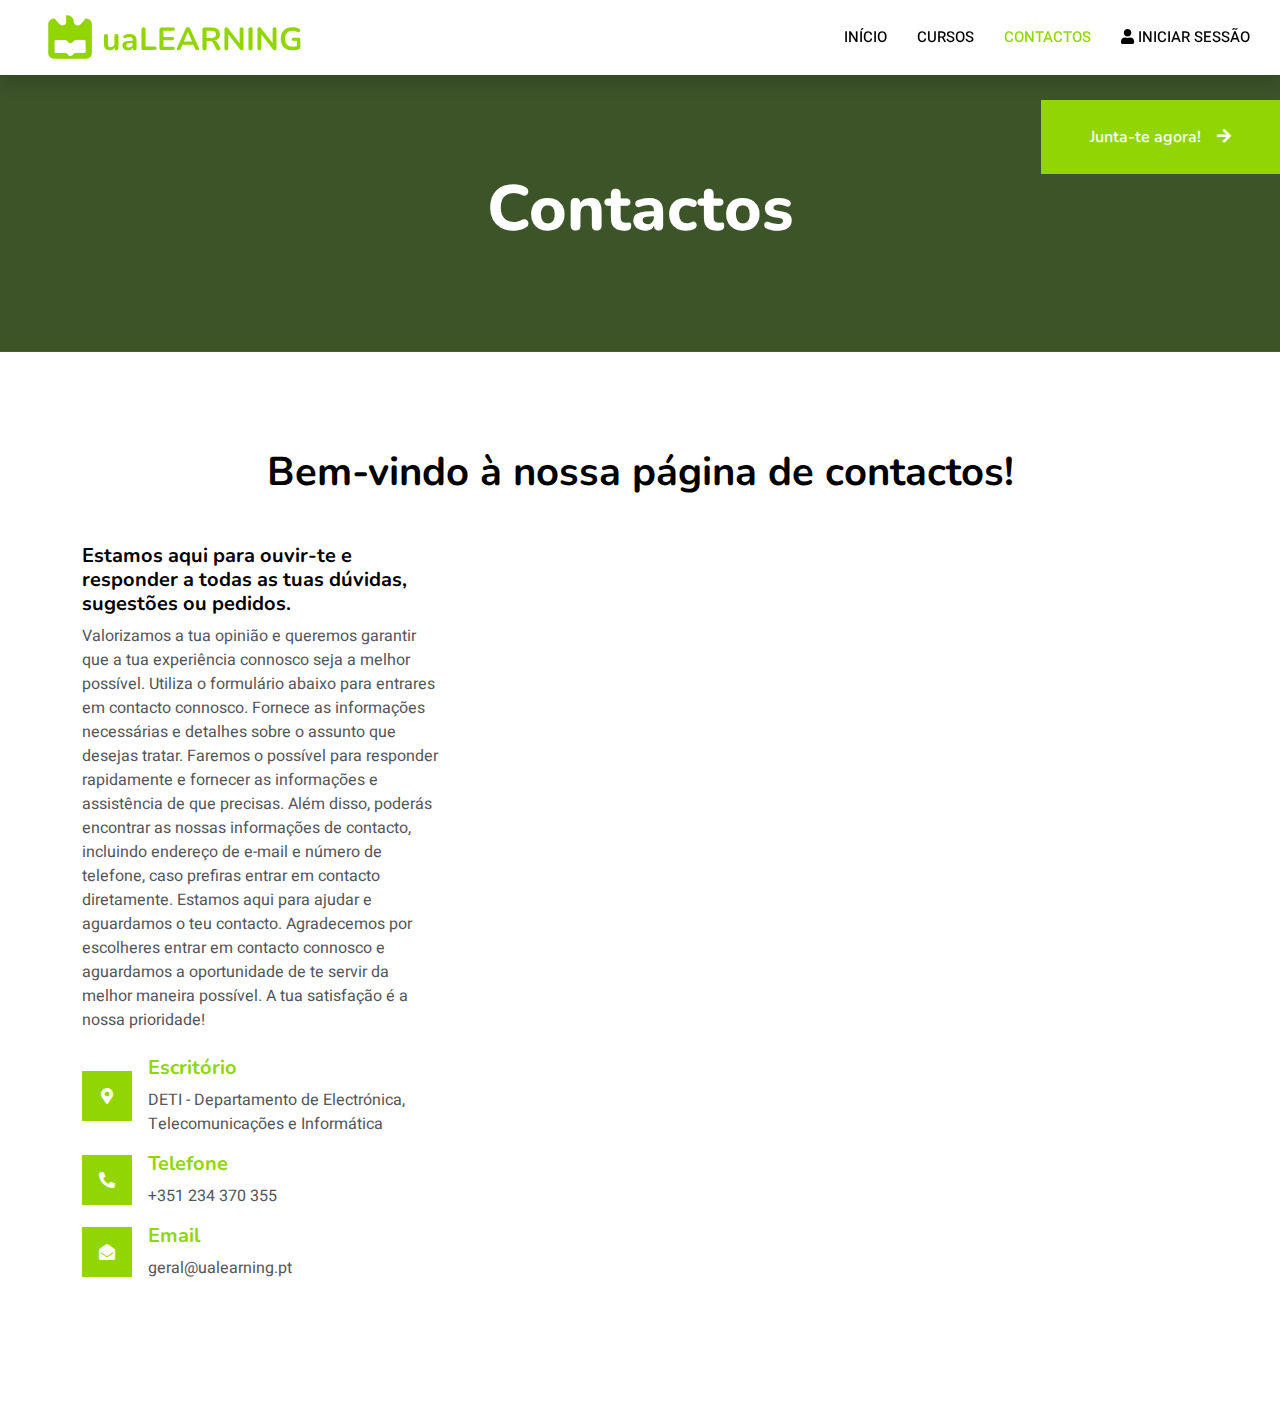
<file: contact.html>
<!DOCTYPE html>
<html lang="en">

<head>
    <meta charset="utf-8">
    <title>uaLEARNING - Contact</title>
    <meta content="width=device-width, initial-scale=1.0" name="viewport">
    <meta content="" name="keywords">
    <meta content="" name="description">

    <!-- Favicon -->
    <link href="img/favicon.ico" rel="icon">

    <!-- Google Web Fonts -->
    <link rel="preconnect" href="https://fonts.googleapis.com">
    <link rel="preconnect" href="https://fonts.gstatic.com" crossorigin>
    <link href="https://fonts.googleapis.com/css2?family=Heebo:wght@400;500;600&family=Nunito:wght@600;700;800&display=swap" rel="stylesheet">

    <!-- Icon Font Stylesheet -->
    <link href="https://cdnjs.cloudflare.com/ajax/libs/font-awesome/5.10.0/css/all.min.css" rel="stylesheet">
    <link href="https://cdn.jsdelivr.net/npm/bootstrap-icons@1.4.1/font/bootstrap-icons.css" rel="stylesheet">

    <!-- Libraries Stylesheet -->
    <link href="lib/animate/animate.min.css" rel="stylesheet">
    <link href="lib/owlcarousel/assets/owl.carousel.min.css" rel="stylesheet">

    <!-- Customized Bootstrap Stylesheet -->
    <link href="css/bootstrap.min.css" rel="stylesheet">

    <!-- Template Stylesheet -->
    <link href="css/style.css" rel="stylesheet">
</head>

<body>

    <!-- Navbar Start -->
    <nav class="navbar navbar-expand-lg bg-white navbar-light shadow sticky-top p-0">
    <a href="index.html" class="navbar-brand d-flex align-items-end pb-3 px-4 px-lg-5">
        <img src="./img/logo-ua.jpeg" alt="UA Icon" class="ua-logo-icon">
        <h2 class="m-0 text-primary">uaLEARNING</h2>
    </a>
    <button type="button" class="navbar-toggler me-4" data-bs-toggle="collapse" data-bs-target="#navbarCollapse">
        <span class="navbar-toggler-icon"></span>
    </button>
    <div class="collapse navbar-collapse" id="navbarCollapse">
        <div class="navbar-nav ms-auto p-4 p-lg-0">
            <a href="index.html" class="nav-item nav-link">Início</a>
            <a href="courses.html" class="nav-item nav-link">Cursos</a>
            <a href="contact.html" class="nav-item nav-link active">Contactos</a>
            <a class="nav-item nav-link" data-bs-toggle="modal" data-bs-target="#LoginModal"><i class="fa fa-solid fa-user"></i> Iniciar sessão</a>
        </div>
    </div>
</nav>
    <!-- Navbar End -->

    <!-- Header Start -->
    <div class="container-fluid bg-primary py-5 mb-5 page-header-contacts">
        <div class="container py-5">
            <div class="row justify-content-center">
                <div class="col-lg-10 text-center">
                    <h1 class="display-3 text-white animated slideInDown">Contactos</h1>
                </div>
            </div>
        </div>
    </div>
    <!-- Header End -->

    <!-- Contact Start -->
    <div class="container-xxl py-5">
        <div class="container">
            <div class="text-center wow fadeInUp" data-wow-delay="0.1s">
                <h1 class="mb-5">Bem-vindo à nossa página de contactos!</h1>
            </div>
            <div class="row g-4">
                <div class="col-lg-4 col-md-6 wow fadeInUp" data-wow-delay="0.1s">
                    <h5>Estamos aqui para ouvir-te e responder a todas as tuas dúvidas, sugestões ou pedidos.</h5>
                    <p class="mb-4">Valorizamos a tua opinião e queremos garantir que a tua experiência connosco seja a melhor possível.

                        Utiliza o formulário abaixo para entrares em contacto connosco. Fornece as informações necessárias e detalhes sobre o assunto que desejas tratar. Faremos o possível para responder rapidamente e fornecer as informações e assistência de que precisas.

                        Além disso, poderás encontrar as nossas informações de contacto, incluindo endereço de e-mail e número de telefone, caso prefiras entrar em contacto diretamente. Estamos aqui para ajudar e aguardamos o teu contacto.

                        Agradecemos por escolheres entrar em contacto connosco e aguardamos a oportunidade de te servir da melhor maneira possível. A tua satisfação é a nossa prioridade!</p>
                    <div class="d-flex align-items-center mb-3">
                        <div class="d-flex align-items-center justify-content-center flex-shrink-0 bg-primary" style="width: 50px; height: 50px;">
                            <i class="fa fa-map-marker-alt text-white"></i>
                        </div>
                        <div class="ms-3">
                            <h5 class="text-primary">Escritório</h5>
                            <p class="mb-0">DETI - Departamento de Electrónica, Telecomunicações e Informática</p>
                        </div>
                    </div>
                    <div class="d-flex align-items-center mb-3">
                        <div class="d-flex align-items-center justify-content-center flex-shrink-0 bg-primary" style="width: 50px; height: 50px;">
                            <i class="fa fa-phone-alt text-white"></i>
                        </div>
                        <div class="ms-3">
                            <h5 class="text-primary">Telefone</h5>
                            <p class="mb-0">+351 234 370 355</p>
                        </div>
                    </div>
                    <div class="d-flex align-items-center">
                        <div class="d-flex align-items-center justify-content-center flex-shrink-0 bg-primary" style="width: 50px; height: 50px;">
                            <i class="fa fa-envelope-open text-white"></i>
                        </div>
                        <div class="ms-3">
                            <h5 class="text-primary">Email</h5>
                            <p class="mb-0">geral@ualearning.pt</p>
                        </div>
                    </div>
                </div>
                <div class="col-lg-8 col-md-12 wow fadeInUp" data-wow-delay="0.3s">
                    <iframe class="position-relative rounded w-100 h-100" src="https://www.google.com/maps/embed?pb=!1m18!1m12!1m3!1d3027.850761503601!2d-8.662068223331062!3d40.63317307140569!2m3!1f0!2f0!3f0!3m2!1i1024!2i768!4f13.1!3m3!1m2!1s0xd23a2aaafda5eb1%3A0xb7479e7acd5edb6e!2sDETI%20-%20Departamento%20de%20Electr%C3%B3nica%2C%20Telecomunica%C3%A7%C3%B5es%20e%20Inform%C3%A1tica!5e0!3m2!1spt-PT!2spt!4v1685407204690!5m2!1spt-PT!2spt" frameborder="0" style="min-height: 300px; border:0;" allowfullscreen="" aria-hidden="false"
                            tabindex="0">
                    </iframe>
                </div>
            </div>
        </div>
    </div>
    <!-- Contact End -->

    <!-- Contact Form Modal -->
    <div class="modal fade" id="contactModal" tabindex="-1" aria-labelledby="contactModalLabel" aria-hidden="true">
        <div class="modal-dialog">
            <div class="modal-content">
                <div class="modal-header">
                    <h5 class="modal-title" id="contactModalLabel">Formulário de contato</h5>
                    <button type="button" class="btn-close" data-bs-dismiss="modal" aria-label="Fechar"></button>
                </div>
                <div class="modal-body">
                    <form>
                        <div class="mb-3">
                            <label for="name" class="form-label">Nome</label>
                            <input type="text" class="form-control" id="name" placeholder="Indica o teu nome">
                        </div>
                        <div class="mb-3">
                            <label for="email" class="form-label">Email</label>
                            <input type="email" class="form-control" id="email" placeholder="Indica o teu email">
                        </div>
                        <div class="mb-3">
                            <label for="course" class="form-label">Categoria pretendida</label>
                            <select class="form-control" id="course">
                                <option value="eletronics">Engenharia de Computadores e Informática</option>
                                <option value="software">Engenharia Eletrónica</option>
                                <option value="data-engineering">Engenharia Computacional</option>
                                <option value="data-engineering">Ciência de Dados</option>
                            </select>
                        </div>
                        <button type="submit" class="btn btn-primary" data-bs-toggle="modal"
                                data-bs-target="#successModal">Enviar</button>
                    </form>
                </div>
            </div>
        </div>
    </div>
    <!-- Contact Form Modal -->

    <!-- Login Form Modal -->
    <div class="modal fade" id="LoginModal" tabindex="-1" aria-labelledby="contactModalLabel" aria-hidden="true">
        <div class="modal-dialog">
            <div class="modal-content">
                <div class="modal-header">
                    <h5 class="modal-title" id="loginModalLabel">Entra no teu perfil</h5>
                    <button type="button" class="btn-close" data-bs-dismiss="modal" aria-label="Fechar"></button>
                </div>
                <div class="modal-body">
                    <form>
                        <div class="mb-3">
                            <label for="email" class="form-label">Email</label>
                            <input type="email" class="form-control" id="login_email" placeholder="Indica o teu email">
                        </div>
                        <div class="mb-3">
                            <label for="name" class="form-label">Senha</label>
                            <input type="password" class="form-control" id="login_name" placeholder="Insere a tua senha">
                        </div>
                        <div class="text-end">
                            <a class="btn btn-primary" href="personal-area.html">Iniciar sessão</a>
                        </div>
                    </form>
                </div>
            </div>
        </div>
    </div>
    <!-- Login Form Modal -->

    <!-- Success Modal -->
    <div class="modal fade" id="successModal" tabindex="-1" aria-labelledby="successModalLabel" aria-hidden="true">
        <div class="modal-dialog">
            <div class="modal-content">
                <div class="modal-header">
                    <h5 class="modal-title" id="successModalLabel">Sucesso!</h5>
                    <button type="button" class="btn-close" data-bs-dismiss="modal" aria-label="Fechar"></button>
                </div>
                <div class="modal-body">
                    <p>Obrigado pelo teu contato! Recebemos com sucesso as tuas informações e iremos entrar em contato em breve.</p>
                </div>
            </div>
        </div>
    </div>
    <!-- Success Modal -->

    <!-- Join us -->
    <div class="fixed-top d-flex justify-content-end join-us">
        <a href="" class="btn btn-primary py-4 px-lg-5 d-none d-lg-block" data-bs-toggle="modal"
           data-bs-target="#contactModal">Junta-te agora!<i class="fa fa-arrow-right ms-3"></i></a>
    </div>
    <!-- Join us -->

    <!-- Footer Start -->
    <div class="container-fluid bg-dark text-light footer wow fadeIn" data-wow-delay="0.1s">
        <div class="copyright">
            <div class="row">
                <div class="text-center text-md-center">
                    &copy; <a href="#">uaLearning</a>, 2023, Todos os direitos reservados.
                    <!--/*** This template is free as long as you keep the footer author’s credit link/attribution link/backlink. If you'd like to use the template without the footer author’s credit link/attribution link/backlink, you can purchase the Credit Removal License from "https://htmlcodex.com/credit-removal". Thank you for your support. ***/-->
                    Designed By <a class="border-bottom" href="https://htmlcodex.com">HTML Codex</a>
                </div>
            </div>
        </div>
    </div>
    <!-- Footer End -->

    <!-- Back to Top -->
    <a href="#" class="back-to-top"><i class="bi bi-arrow-up back-to-top-arrow"></i></a>
    <!-- Back to Top -->

    <!-- JavaScript Libraries -->
    <script src="https://code.jquery.com/jquery-3.4.1.min.js"></script>
    <script src="https://cdn.jsdelivr.net/npm/bootstrap@5.0.0/dist/js/bootstrap.bundle.min.js"></script>
    <script src="lib/wow/wow.min.js"></script>
    <script src="lib/easing/easing.min.js"></script>
    <script src="lib/waypoints/waypoints.min.js"></script>
    <script src="lib/owlcarousel/owl.carousel.min.js"></script>

    <!-- Template Javascript -->
    <script src="js/main.js"></script>
</body>

</html>
</file>
<file: css/style.css>
/********** Custom CSS **********/
.back-to-top-arrow{
    font-size: 2rem;
}

.ua-logo-icon {
    width: 44px;
    height: 44px;
    margin-right: 10px;
}

.join-us{
    top: 100px;
}

/* Set the maximum height of the carousel to the height of the viewport */
/* Hide any overflow content */
.header-carousel {
    max-height: 100vh;
    overflow: hidden;
}

/* Set the height of each carousel item to 100% */
.owl-carousel-item {
    height: 100%;
}

.owl-carousel.header-carousel .owl-nav{
    position: absolute;
    padding-inline: 20px;
    right: 0;
    width: 100%;
}

.owl-carousel.header-carousel .owl-nav .owl-next{
    position: absolute;
    align-self: flex-end;
    top: 0;
}

/********** For mobile formats **********/
/* hides carousel arrows */
@media (max-width: 767px) {
    .owl-carousel.header-carousel .owl-nav {
        display: none;
    }
}
/********** For mobile formats **********/

/********** Custom CSS **********/
/********** Template CSS **********/
:root {
    --primary: #91D604;
    --light: #F0FBFC;
    --dark: #000000;
}

.fw-medium {
    font-weight: 600 !important;
}

.fw-semi-bold {
    font-weight: 700 !important;
}

.back-to-top {
    position: fixed;
    display: none;
    right: 45px;
    bottom: 80px;
    z-index: 99;
}


/*** Spinner ***/
#spinner {
    opacity: 0;
    visibility: hidden;
    transition: opacity .5s ease-out, visibility 0s linear .5s;
    z-index: 99999;
}

#spinner.show {
    transition: opacity .5s ease-out, visibility 0s linear 0s;
    visibility: visible;
    opacity: 1;
}


/*** Button ***/
.btn {
    font-family: 'Nunito', sans-serif;
    font-weight: 600;
    transition: .5s;
}

.btn.btn-primary,
.btn.btn-secondary {
    color: #FFFFFF;
}

.btn-square {
    width: 38px;
    height: 38px;
}

.btn-sm-square {
    width: 32px;
    height: 32px;
}

.btn-lg-square {
    width: 48px;
    height: 48px;
}

.btn-square,
.btn-sm-square,
.btn-lg-square {
    padding: 0;
    display: flex;
    align-items: center;
    justify-content: center;
    font-weight: normal;
    border-radius: 0px;
}


/*** Navbar ***/
.navbar .dropdown-toggle::after {
    border: none;
    content: "\f107";
    font-family: "Font Awesome 5 Free";
    font-weight: 900;
    vertical-align: middle;
    margin-left: 8px;
}

.navbar-light .navbar-nav .nav-link {
    margin-right: 30px;
    padding: 25px 0;
    color: #FFFFFF;
    font-size: 15px;
    text-transform: uppercase;
    outline: none;
}

.navbar-light .navbar-nav .nav-link:hover,
.navbar-light .navbar-nav .nav-link.active {
    color: var(--primary);
}

@media (max-width: 991.98px) {
    .navbar-light .navbar-nav .nav-link  {
        margin-right: 0;
        padding: 10px 0;
    }

    .navbar-light .navbar-nav {
        border-top: 1px solid #EEEEEE;
    }
}

.navbar-light .navbar-brand,
.navbar-light a.btn {
    height: 75px;
}

.navbar-light .navbar-nav .nav-link {
    color: var(--dark);
    font-weight: 500;
}

.navbar-light.sticky-top {
    top: -100px;
    transition: .5s;
}

@media (min-width: 992px) {
    .navbar .nav-item .dropdown-menu {
        display: block;
        margin-top: 0;
        opacity: 0;
        visibility: hidden;
        transition: .5s;
    }

    .navbar .dropdown-menu.fade-down {
        top: 100%;
        transform: rotateX(-75deg);
        transform-origin: 0% 0%;
    }

    .navbar .nav-item:hover .dropdown-menu {
        top: 100%;
        transform: rotateX(0deg);
        visibility: visible;
        transition: .5s;
        opacity: 1;
    }
}


/*** Header carousel ***/
@media (max-width: 768px) {
    .header-carousel .owl-carousel-item {
        position: relative;
        min-height: 500px;
    }

    .header-carousel .owl-carousel-item img {
        position: absolute;
        width: 100%;
        height: 100%;
        object-fit: cover;
    }
}

.header-carousel .owl-nav {
    position: absolute;
    top: 50%;
    right: 8%;
    transform: translateY(-50%);
    display: flex;
    flex-direction: column;
}

.header-carousel .owl-nav .owl-prev,
.header-carousel .owl-nav .owl-next {
    margin: 7px 0;
    width: 50px;
    height: 50px;
    display: flex;
    align-items: center;
    justify-content: center;
    color: #FFFFFF;
    background: transparent;
    font-size: 40px;
    transition: .5s;
}

.header-carousel .owl-nav .owl-prev:hover,
.header-carousel .owl-nav .owl-next:hover {
    background: var(--primary);
    border-color: var(--primary);
}

.page-header-courses {
    background: linear-gradient(rgba(24, 29, 56, .7), rgba(24, 29, 56, .7)), url("https://images.unsplash.com/photo-1544640808-32ca72ac7f37?ixlib=rb-4.0.3&ixid=M3wxMjA3fDB8MHxwaG90by1wYWdlfHx8fGVufDB8fHx8fA%3D%3D&auto=format&fit=crop&w=1935&q=80");
    background-position: center center;
    background-repeat: no-repeat;
    background-size: cover;
}

.page-header-contacts {
    background: linear-gradient(rgba(24, 29, 56, .7), rgba(24, 29, 56, .7)), url("https://images.unsplash.com/photo-1596526131083-e8c633c948d2?ixlib=rb-4.0.3&ixid=M3wxMjA3fDB8MHxwaG90by1wYWdlfHx8fGVufDB8fHx8fA%3D%3D&auto=format&fit=crop&w=1974&q=80");
    background-position: center center;
    background-repeat: no-repeat;
    background-size: cover;
}

.page-header-personal-area {
    background: linear-gradient(rgba(24, 29, 56, .7), rgba(24, 29, 56, .7)), url("https://images.unsplash.com/photo-1527871369852-eb58cb2b54e2?ixlib=rb-4.0.3&ixid=M3wxMjA3fDB8MHxwaG90by1wYWdlfHx8fGVufDB8fHx8fA%3D%3D&auto=format&fit=crop&w=1331&q=80");
    background-position: center center;
    background-repeat: no-repeat;
    background-size: cover;
}

.page-header-inner {
    background: rgba(15, 23, 43, .7);
}

.breadcrumb-item + .breadcrumb-item::before {
    color: var(--light);
}


/*** Section Title ***/
.section-title {
    position: relative;
    display: inline-block;
    text-transform: uppercase;
}

.section-title::before {
    position: absolute;
    content: "";
    width: calc(100% + 80px);
    height: 2px;
    top: 4px;
    left: -40px;
    background: var(--primary);
    z-index: -1;
}

.section-title::after {
    position: absolute;
    content: "";
    width: calc(100% + 120px);
    height: 2px;
    bottom: 5px;
    left: -60px;
    background: var(--primary);
    z-index: -1;
}

.section-title.text-start::before {
    width: calc(100% + 40px);
    left: 0;
}

.section-title.text-start::after {
    width: calc(100% + 60px);
    left: 0;
}


/*** Service ***/
.service-item {
    background: var(--light);
    transition: .5s;
}

.service-item:hover {
    margin-top: -10px;
    background: var(--primary);
}

.service-item * {
    transition: .5s;
}

.service-item:hover * {
    color: var(--light) !important;
}


/*** Categories & Courses ***/
.category img,
.course-item img {
    height: 250px;
    transition: .5s;
}

.category a:hover img,
.course-item:hover img {
    transform: scale(1.1);
}


/*** Team ***/
.team-item img {
    transition: .5s;
}

.team-item:hover img {
    transform: scale(1.1);
}


/*** Testimonial ***/
.testimonial-carousel::before {
    position: absolute;
    content: "";
    top: 0;
    left: 0;
    height: 100%;
    width: 0;
    background: linear-gradient(to right, rgba(255, 255, 255, 1) 0%, rgba(255, 255, 255, 0) 100%);
    z-index: 1;
}

.testimonial-carousel::after {
    position: absolute;
    content: "";
    top: 0;
    right: 0;
    height: 100%;
    width: 0;
    background: linear-gradient(to left, rgba(255, 255, 255, 1) 0%, rgba(255, 255, 255, 0) 100%);
    z-index: 1;
}

@media (min-width: 768px) {
    .testimonial-carousel::before,
    .testimonial-carousel::after {
        width: 200px;
    }
}

@media (min-width: 992px) {
    .testimonial-carousel::before,
    .testimonial-carousel::after {
        width: 300px;
    }
}

.testimonial-carousel .owl-item .testimonial-text,
.testimonial-carousel .owl-item.center .testimonial-text * {
    transition: .5s;
}

.testimonial-carousel .owl-item.center .testimonial-text {
    background: var(--primary) !important;
}

.testimonial-carousel .owl-item.center .testimonial-text * {
    color: #FFFFFF !important;
}

.testimonial-carousel .owl-dots {
    margin-top: 24px;
    display: flex;
    align-items: flex-end;
    justify-content: center;
}

.testimonial-carousel .owl-dot {
    position: relative;
    display: inline-block;
    margin: 0 5px;
    width: 15px;
    height: 15px;
    border: 1px solid #CCCCCC;
    transition: .5s;
    border-radius: 100px;
}

.testimonial-carousel .owl-dot.active {
    background: var(--primary);
    border-color: var(--primary);
}

/*** Courses carousel ***/
.courses-carousel::before {
    position: absolute;
    content: "";
    top: 0;
    left: 0;
    height: 100%;
    width: 0;
    background: linear-gradient(to right, rgba(255, 255, 255, 1) 0%, rgba(255, 255, 255, 0) 100%);
    z-index: 1;
}

.courses-carousel::after {
    position: absolute;
    content: "";
    top: 0;
    right: 0;
    height: 100%;
    width: 0;
    background: linear-gradient(to left, rgba(255, 255, 255, 1) 0%, rgba(255, 255, 255, 0) 100%);
    z-index: 1;
}

@media (min-width: 768px) {
    .courses-carousel::before,
    .courses-carousel::after {
        width: 200px;
    }
}

@media (min-width: 992px) {
    .courses-carousel::before,
    .courses-carousel::after {
        width: 300px;
    }
}

.courses-carousel .owl-item .courses-text,
.courses-carousel .owl-item.center .courses-text * {
    transition: .5s;
}

.courses-carousel .owl-item.center .courses-text {
    background: var(--primary) !important;
}

.courses-carousel .owl-item.center .courses-text * {
    color: #FFFFFF !important;
}

.courses-carousel .owl-dots {
    margin-top: 24px;
    display: flex;
    align-items: flex-end;
    justify-content: center;
}

.courses-carousel .owl-dot {
    position: relative;
    display: inline-block;
    margin: 0 5px;
    width: 15px;
    height: 15px;
    border: 1px solid #CCCCCC;
    border-radius: 100px;
    transition: .5s;
}

.courses-carousel .owl-dot.active {
    background: var(--primary);
    border-color: var(--primary);
}


/*** Footer ***/
.footer .btn.btn-social {
    margin-right: 5px;
    width: 35px;
    height: 35px;
    display: flex;
    align-items: center;
    justify-content: center;
    color: var(--light);
    font-weight: normal;
    border: 1px solid #FFFFFF;
    border-radius: 35px;
    transition: .3s;
}

.footer .btn.btn-social:hover {
    color: var(--primary);
}

.footer .btn.btn-link {
    display: block;
    margin-bottom: 5px;
    padding: 0;
    text-align: left;
    color: #FFFFFF;
    font-size: 15px;
    font-weight: normal;
    text-transform: capitalize;
    transition: .3s;
}

.footer .btn.btn-link::before {
    position: relative;
    content: "\f105";
    font-family: "Font Awesome 5 Free";
    font-weight: 900;
    margin-right: 10px;
}

.footer .btn.btn-link:hover {
    letter-spacing: 1px;
    box-shadow: none;
}

.footer .copyright {
    padding: 25px 0;
    font-size: 15px;
    border-top: 1px solid rgba(256, 256, 256, .1);
}

.footer .copyright a {
    color: var(--light);
}

.footer .footer-menu a {
    margin-right: 15px;
    padding-right: 15px;
    border-right: 1px solid rgba(255, 255, 255, .1);
}

.footer .footer-menu a:last-child {
    margin-right: 0;
    padding-right: 0;
    border-right: none;
}
</file>
